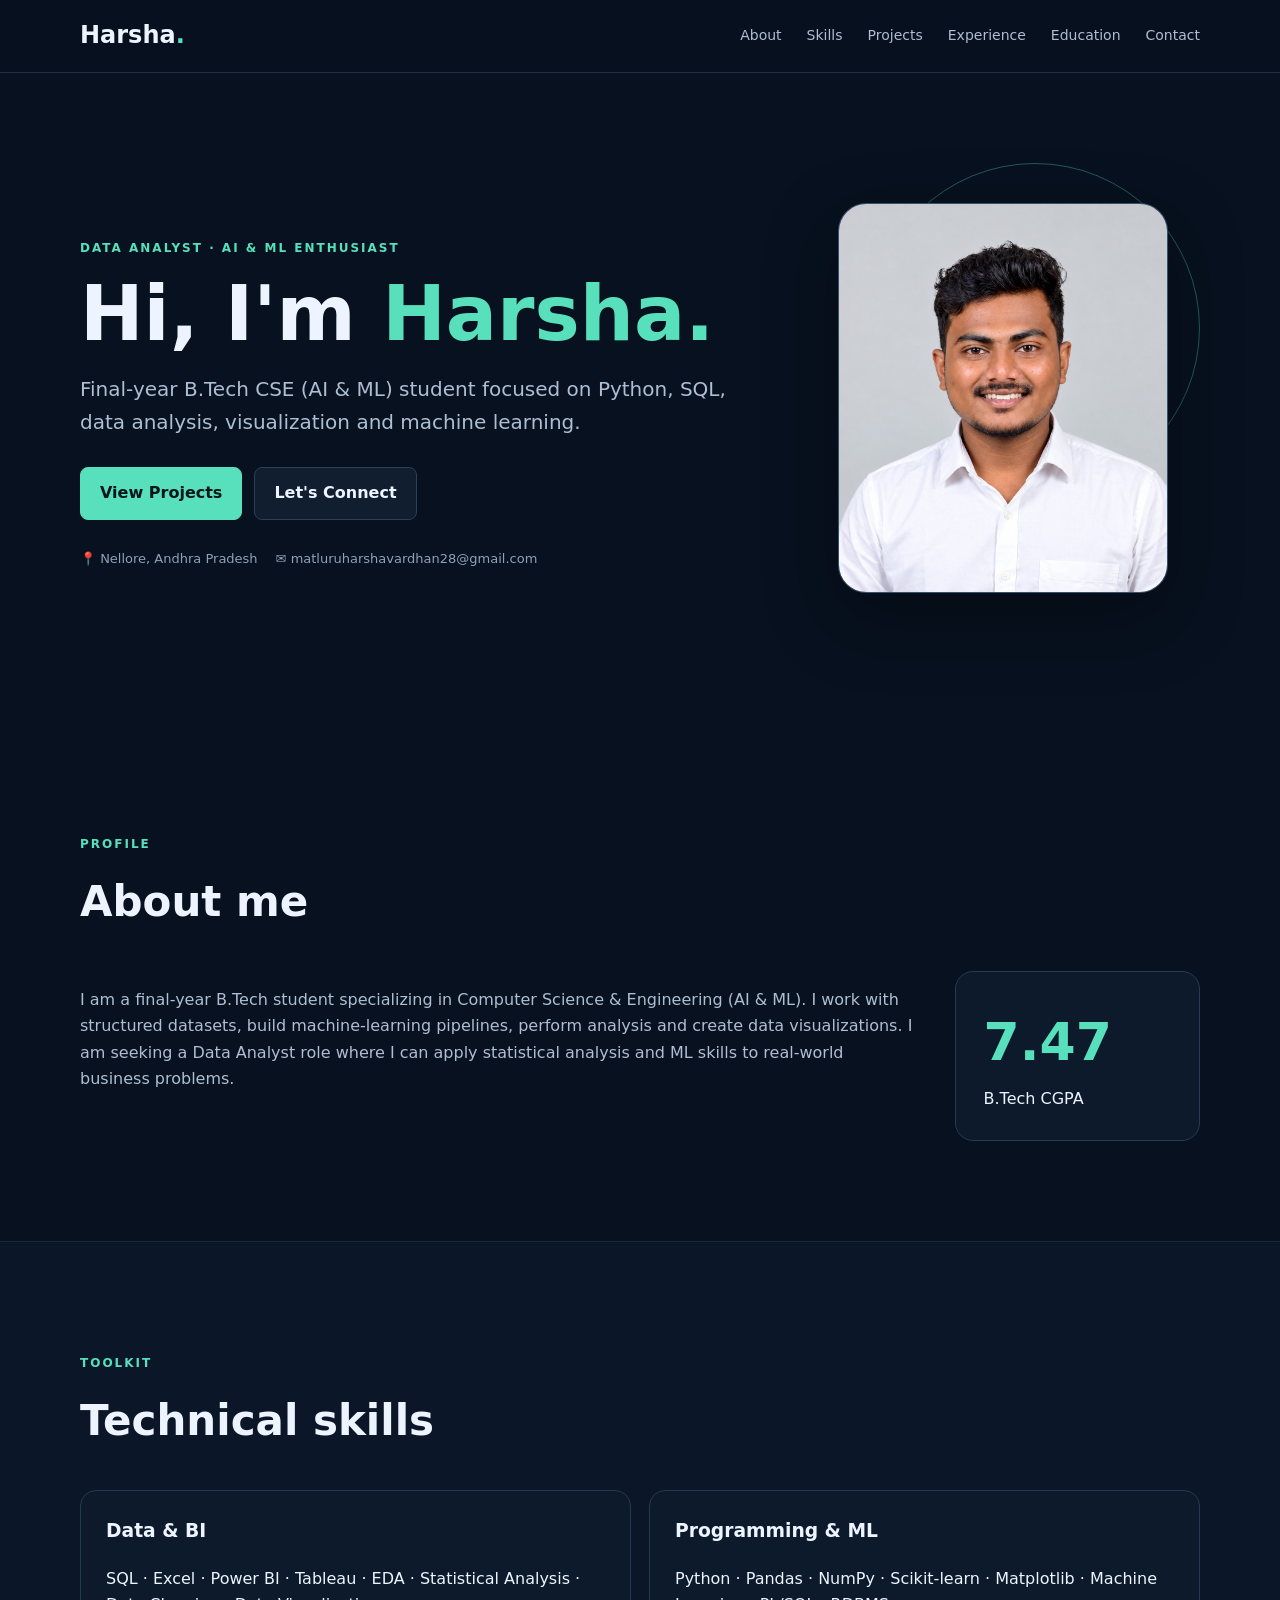
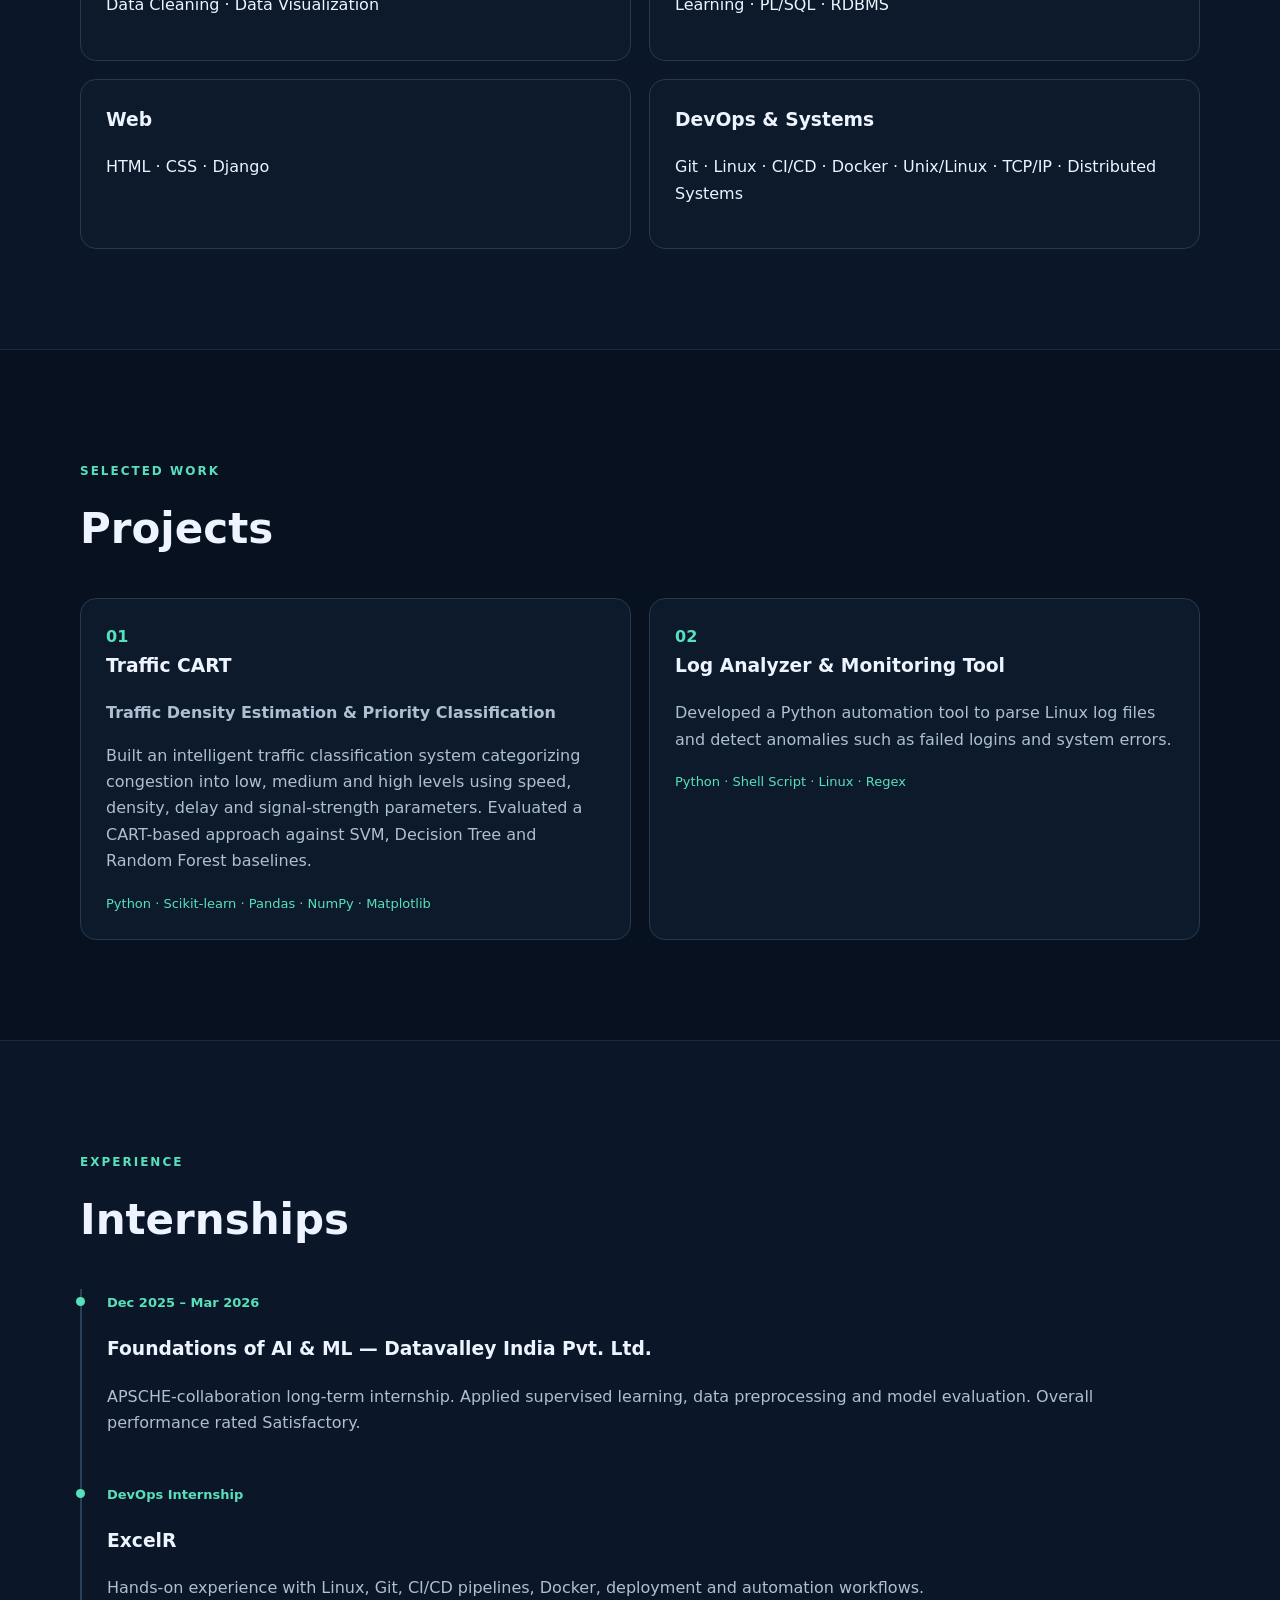
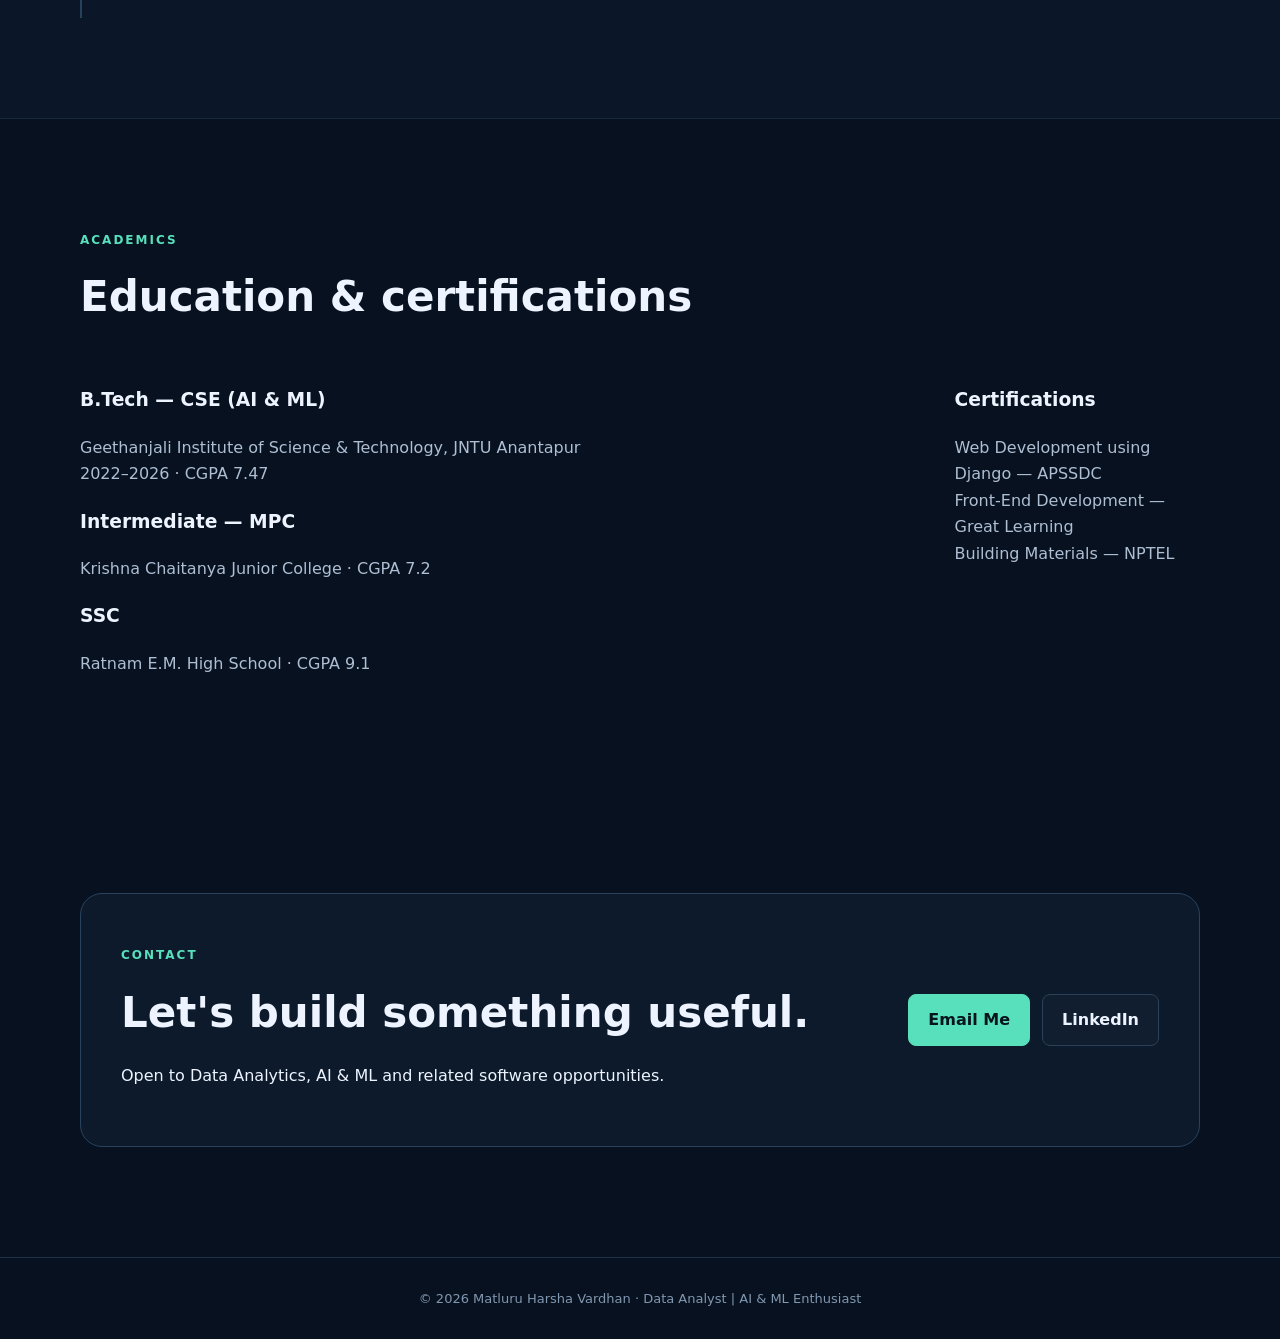
<file: index.html>
<!doctype html>
<html lang="en">
<head>
  <meta charset="utf-8">
  <meta name="viewport" content="width=device-width, initial-scale=1">
  <meta name="description" content="Portfolio of Matluru Harsha Vardhan — Data Analyst and AI & ML Enthusiast.">
  <title>Harsha Vardhan | Data Analyst</title>
  <link rel="stylesheet" href="styles.css">
</head>
<body>
<header class="site-header">
  <nav class="nav container">
    <a class="brand" href="#home">Harsha<span>.</span></a>
    <button class="menu" aria-label="Open menu">☰</button>
    <div class="nav-links">
      <a href="#about">About</a><a href="#skills">Skills</a><a href="#projects">Projects</a>
      <a href="#experience">Experience</a><a href="#education">Education</a><a href="#contact">Contact</a>
    </div>
  </nav>
</header>

<main>
<section id="home" class="hero container">
  <div class="hero-copy">
    <p class="eyebrow">DATA ANALYST · AI & ML ENTHUSIAST</p>
    <h1>Hi, I'm <strong>Harsha.</strong></h1>
    <p class="lead">Final-year B.Tech CSE (AI & ML) student focused on Python, SQL, data analysis, visualization and machine learning.</p>
    <div class="actions">
      <a class="btn primary" href="#projects">View Projects</a>
      <a class="btn secondary" href="mailto:matluruharshavardhan28@gmail.com">Let's Connect</a>
    </div>
    <div class="quick">
      <span>📍 Nellore, Andhra Pradesh</span><span>✉ matluruharshavardhan28@gmail.com</span>
    </div>
  </div>
  <div class="photo-wrap">
    <div class="photo-ring"></div>
    <img src="harsha-profile.png" alt="Harsha Vardhan" class="profile-image">
  </div>
</section>

<section id="about" class="section container">
  <p class="eyebrow">PROFILE</p><h2>About me</h2>
  <div class="about-grid">
    <p>I am a final-year B.Tech student specializing in Computer Science & Engineering (AI & ML). I work with structured datasets, build machine-learning pipelines, perform analysis and create data visualizations. I am seeking a Data Analyst role where I can apply statistical analysis and ML skills to real-world business problems.</p>
    <div class="stat"><b>7.47</b><span>B.Tech CGPA</span></div>
  </div>
</section>

<section id="skills" class="section alt">
<div class="container"><p class="eyebrow">TOOLKIT</p><h2>Technical skills</h2>
<div class="skill-grid">
  <div><h3>Data & BI</h3><p>SQL · Excel · Power BI · Tableau · EDA · Statistical Analysis · Data Cleaning · Data Visualization</p></div>
  <div><h3>Programming & ML</h3><p>Python · Pandas · NumPy · Scikit-learn · Matplotlib · Machine Learning · PL/SQL · RDBMS</p></div>
  <div><h3>Web</h3><p>HTML · CSS · Django</p></div>
  <div><h3>DevOps & Systems</h3><p>Git · Linux · CI/CD · Docker · Unix/Linux · TCP/IP · Distributed Systems</p></div>
</div></div>
</section>

<section id="projects" class="section container"><p class="eyebrow">SELECTED WORK</p><h2>Projects</h2>
<div class="cards">
  <article class="card"><span class="number">01</span><h3>Traffic CART</h3><p><b>Traffic Density Estimation & Priority Classification</b></p><p>Built an intelligent traffic classification system categorizing congestion into low, medium and high levels using speed, density, delay and signal-strength parameters. Evaluated a CART-based approach against SVM, Decision Tree and Random Forest baselines.</p><div class="tags">Python · Scikit-learn · Pandas · NumPy · Matplotlib</div></article>
  <article class="card"><span class="number">02</span><h3>Log Analyzer & Monitoring Tool</h3><p>Developed a Python automation tool to parse Linux log files and detect anomalies such as failed logins and system errors.</p><div class="tags">Python · Shell Script · Linux · Regex</div></article>
</div></section>

<section id="experience" class="section alt"><div class="container"><p class="eyebrow">EXPERIENCE</p><h2>Internships</h2>
<div class="timeline">
  <article><span>Dec 2025 – Mar 2026</span><h3>Foundations of AI & ML — Datavalley India Pvt. Ltd.</h3><p>APSCHЕ-collaboration long-term internship. Applied supervised learning, data preprocessing and model evaluation. Overall performance rated Satisfactory.</p></article>
  <article><span>DevOps Internship</span><h3>ExcelR</h3><p>Hands-on experience with Linux, Git, CI/CD pipelines, Docker, deployment and automation workflows.</p></article>
</div></div></section>

<section id="education" class="section container"><p class="eyebrow">ACADEMICS</p><h2>Education & certifications</h2>
<div class="education-grid">
<div><h3>B.Tech — CSE (AI & ML)</h3><p>Geethanjali Institute of Science & Technology, JNTU Anantapur<br>2022–2026 · CGPA 7.47</p><h3>Intermediate — MPC</h3><p>Krishna Chaitanya Junior College · CGPA 7.2</p><h3>SSC</h3><p>Ratnam E.M. High School · CGPA 9.1</p></div>
<div><h3>Certifications</h3><p>Web Development using Django — APSSDC<br>Front-End Development — Great Learning<br>Building Materials — NPTEL</p></div>
</div></section>

<section id="contact" class="contact section"><div class="container contact-box">
<div><p class="eyebrow">CONTACT</p><h2>Let's build something useful.</h2><p>Open to Data Analytics, AI & ML and related software opportunities.</p></div>
<div class="actions"><a class="btn primary" href="mailto:matluruharshavardhan28@gmail.com">Email Me</a><a class="btn secondary" target="_blank" href="https://linkedin.com/in/harsha-vardhan-matluru">LinkedIn</a></div>
</div></section>
</main>
<footer>© 2026 Matluru Harsha Vardhan · Data Analyst | AI & ML Enthusiast</footer>
<script src="script.js"></script>
</body>
</html>
</file>
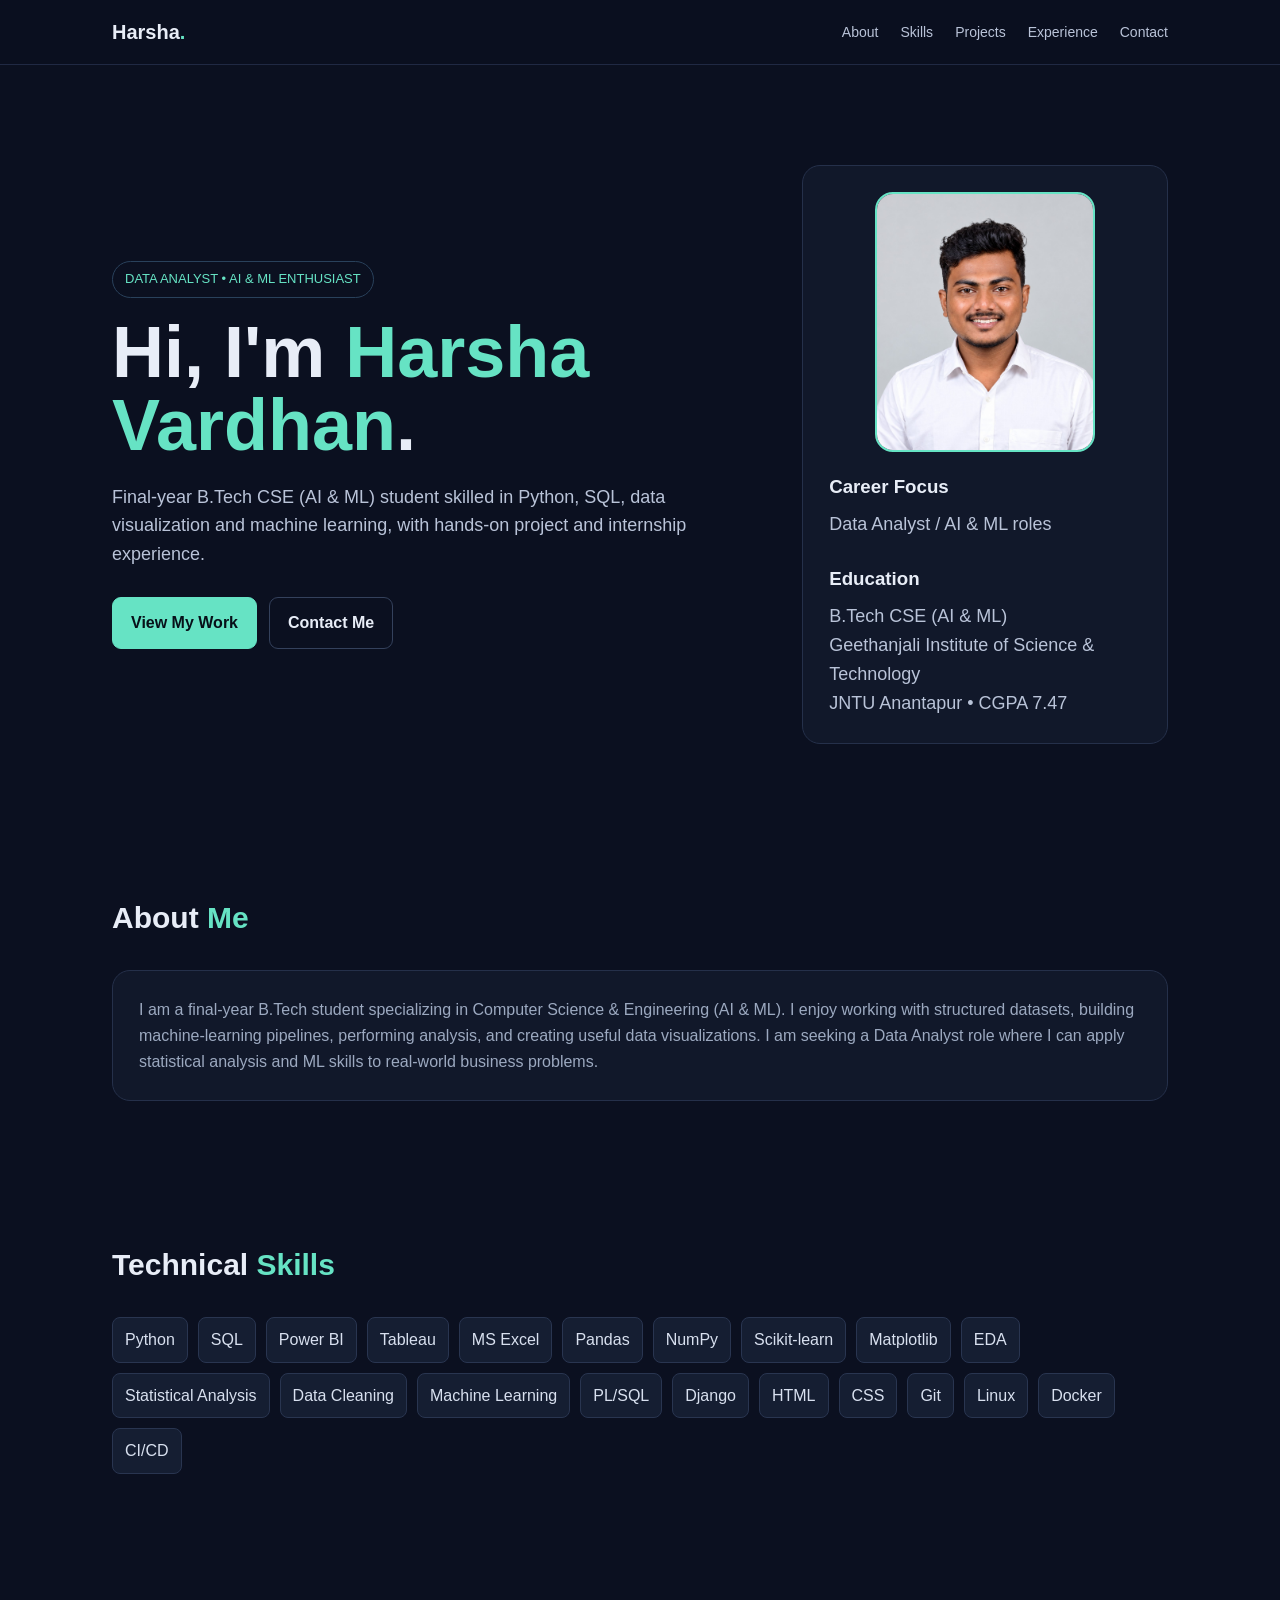
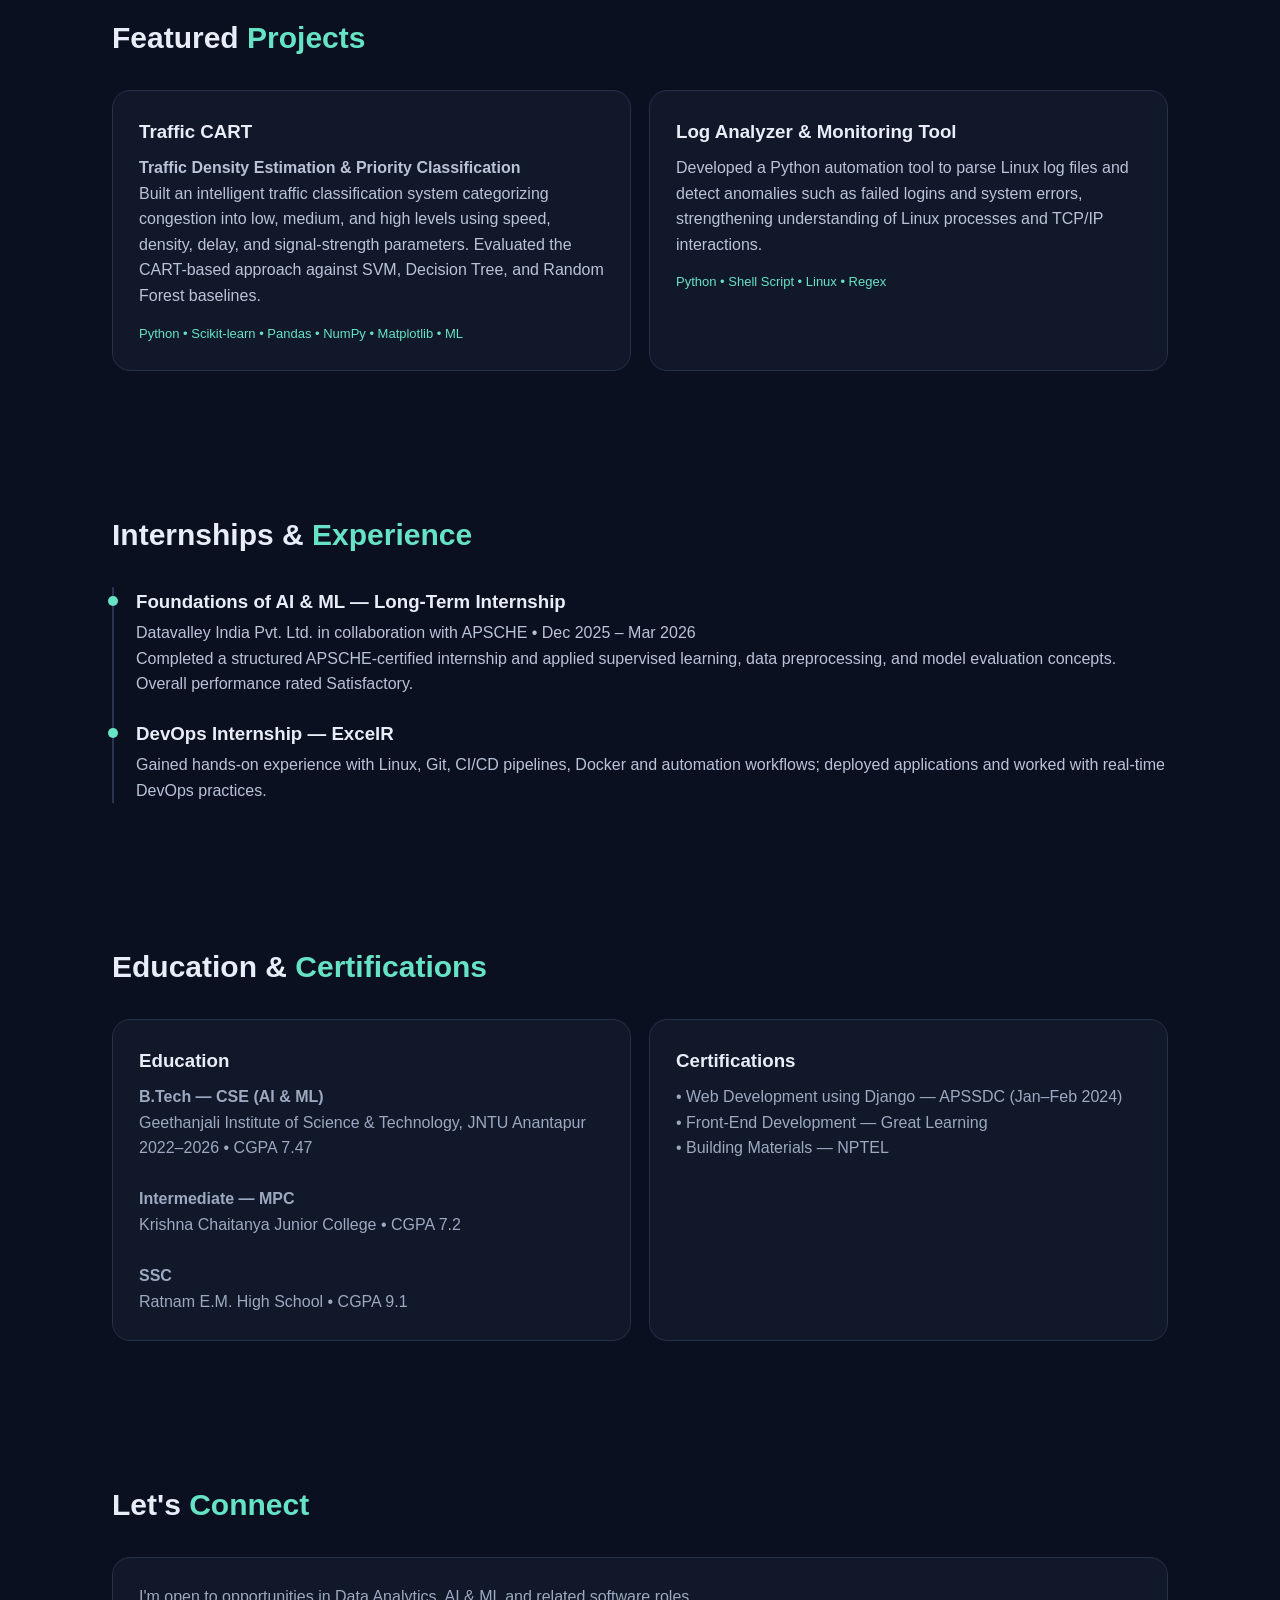
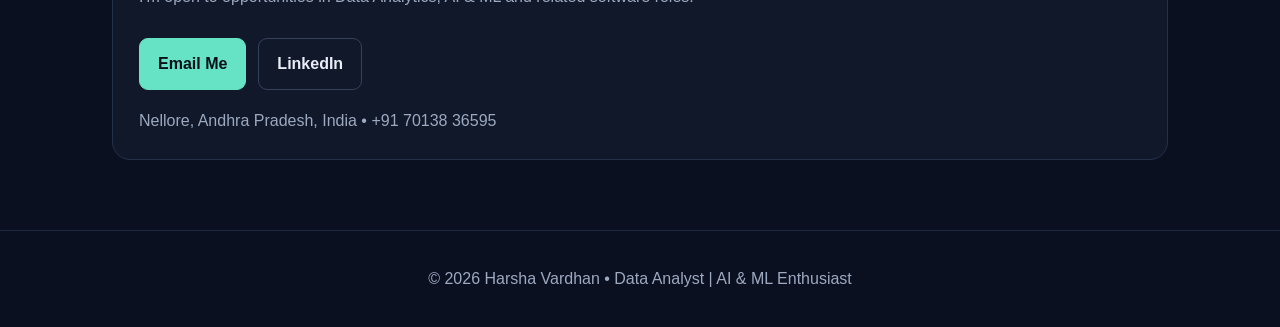
<file: harsha_portfolio-4.html>
<!DOCTYPE html>
<html lang="en">
<head>
<meta charset="UTF-8">
<meta name="viewport" content="width=device-width, initial-scale=1.0">
<title>Harsha Vardhan | Data Analyst & AI/ML Enthusiast</title>
<style>
*{box-sizing:border-box;margin:0;padding:0}
html{scroll-behavior:smooth}
body{font-family:Inter,Arial,sans-serif;background:#0b1020;color:#e8edf7;line-height:1.6}
a{color:inherit;text-decoration:none}
nav{position:sticky;top:0;z-index:10;background:rgba(11,16,32,.92);backdrop-filter:blur(10px);border-bottom:1px solid #202943}
.nav{max-width:1100px;margin:auto;padding:16px 22px;display:flex;justify-content:space-between;align-items:center}
.logo{font-weight:800;font-size:20px}.logo span{color:#66e3c4}
.links{display:flex;gap:22px;font-size:14px;color:#b9c3d8}
.links a:hover{color:#66e3c4}
.hero{max-width:1100px;margin:auto;padding:100px 22px 80px;display:grid;grid-template-columns:1.4fr .8fr;gap:50px;align-items:center}
.badge{display:inline-block;padding:7px 12px;border:1px solid #29415b;border-radius:30px;color:#66e3c4;font-size:13px;margin-bottom:18px}
h1{font-size:clamp(42px,7vw,72px);line-height:1.02;margin-bottom:20px}
.hero h1 span{color:#66e3c4}
.hero p{color:#b9c3d8;max-width:680px;font-size:18px}
.buttons{display:flex;gap:12px;margin-top:28px;flex-wrap:wrap}
.btn{padding:12px 18px;border-radius:9px;border:1px solid #34415c;font-weight:700}
.primary{background:#66e3c4;color:#071019;border-color:#66e3c4}
.card{background:#11182a;border:1px solid #25304a;border-radius:18px;padding:26px}
.profile-card h3{margin-bottom:8px}.muted{color:#9ca9c0}
section{max-width:1100px;margin:auto;padding:70px 22px}
.section-title{font-size:30px;margin-bottom:28px}.section-title span{color:#66e3c4}
.grid{display:grid;grid-template-columns:repeat(2,1fr);gap:18px}
.skills{display:flex;flex-wrap:wrap;gap:10px}
.skill{padding:9px 12px;border-radius:8px;background:#151e32;border:1px solid #293550;color:#d8e0ef}
.project h3,.card h3{margin-bottom:8px}.project p{color:#b9c3d8}.tags{margin-top:15px;color:#66e3c4;font-size:13px}
.timeline{border-left:2px solid #293550;padding-left:22px;display:grid;gap:22px}
.timeline-item{position:relative}.timeline-item:before{content:"";width:10px;height:10px;background:#66e3c4;border-radius:50%;position:absolute;left:-28px;top:9px}
.timeline-item h3{margin-bottom:3px}.timeline-item p{color:#b9c3d8}
footer{text-align:center;padding:35px 20px;border-top:1px solid #202943;color:#9ca9c0}
@media(max-width:760px){.hero{grid-template-columns:1fr;padding-top:65px}.grid{grid-template-columns:1fr}.links{display:none}}

.profile-photo{
  width:220px;height:260px;object-fit:cover;object-position:center top;
  border-radius:18px;border:2px solid #66e3c4;
  display:block;margin:0 auto 20px;
}
</style>
</head>
<body>
<nav><div class="nav"><div class="logo">Harsha<span>.</span></div><div class="links">
<a href="#about">About</a><a href="#skills">Skills</a><a href="#projects">Projects</a><a href="#experience">Experience</a><a href="#contact">Contact</a>
</div></div></nav>

<header class="hero">
<div>
<div class="badge">DATA ANALYST • AI & ML ENTHUSIAST</div>
<h1>Hi, I'm <span>Harsha Vardhan</span>.</h1>
<p>Final-year B.Tech CSE (AI & ML) student skilled in Python, SQL, data visualization and machine learning, with hands-on project and internship experience.</p>
<div class="buttons">
<a class="btn primary" href="#projects">View My Work</a>
<a class="btn" href="mailto:matluruharshavardhan28@gmail.com">Contact Me</a>
</div>
</div>
<div class="card profile-card"><img class="profile-photo" src="[data-uri]" alt="Harsha Vardhan professional profile photo">
<h3>Career Focus</h3>
<p class="muted">Data Analyst / AI & ML roles</p><br>
<h3>Education</h3>
<p class="muted">B.Tech CSE (AI & ML)<br>Geethanjali Institute of Science & Technology<br>JNTU Anantapur • CGPA 7.47</p>
</div>
</header>

<section id="about">
<h2 class="section-title">About <span>Me</span></h2>
<div class="card"><p class="muted">I am a final-year B.Tech student specializing in Computer Science & Engineering (AI & ML). I enjoy working with structured datasets, building machine-learning pipelines, performing analysis, and creating useful data visualizations. I am seeking a Data Analyst role where I can apply statistical analysis and ML skills to real-world business problems.</p></div>
</section>

<section id="skills">
<h2 class="section-title">Technical <span>Skills</span></h2>
<div class="skills">
<span class="skill">Python</span><span class="skill">SQL</span><span class="skill">Power BI</span><span class="skill">Tableau</span><span class="skill">MS Excel</span><span class="skill">Pandas</span><span class="skill">NumPy</span><span class="skill">Scikit-learn</span><span class="skill">Matplotlib</span><span class="skill">EDA</span><span class="skill">Statistical Analysis</span><span class="skill">Data Cleaning</span><span class="skill">Machine Learning</span><span class="skill">PL/SQL</span><span class="skill">Django</span><span class="skill">HTML</span><span class="skill">CSS</span><span class="skill">Git</span><span class="skill">Linux</span><span class="skill">Docker</span><span class="skill">CI/CD</span>
</div>
</section>

<section id="projects">
<h2 class="section-title">Featured <span>Projects</span></h2>
<div class="grid">
<div class="card project"><h3>Traffic CART</h3><p><b>Traffic Density Estimation & Priority Classification</b></p><p>Built an intelligent traffic classification system categorizing congestion into low, medium, and high levels using speed, density, delay, and signal-strength parameters. Evaluated the CART-based approach against SVM, Decision Tree, and Random Forest baselines.</p><div class="tags">Python • Scikit-learn • Pandas • NumPy • Matplotlib • ML</div></div>
<div class="card project"><h3>Log Analyzer & Monitoring Tool</h3><p>Developed a Python automation tool to parse Linux log files and detect anomalies such as failed logins and system errors, strengthening understanding of Linux processes and TCP/IP interactions.</p><div class="tags">Python • Shell Script • Linux • Regex</div></div>
</div>
</section>

<section id="experience">
<h2 class="section-title">Internships & <span>Experience</span></h2>
<div class="timeline">
<div class="timeline-item"><h3>Foundations of AI & ML — Long-Term Internship</h3><p>Datavalley India Pvt. Ltd. in collaboration with APSCHE • Dec 2025 – Mar 2026</p><p>Completed a structured APSCHE-certified internship and applied supervised learning, data preprocessing, and model evaluation concepts. Overall performance rated Satisfactory.</p></div>
<div class="timeline-item"><h3>DevOps Internship — ExcelR</h3><p>Gained hands-on experience with Linux, Git, CI/CD pipelines, Docker and automation workflows; deployed applications and worked with real-time DevOps practices.</p></div>
</div>
</section>

<section id="education">
<h2 class="section-title">Education & <span>Certifications</span></h2>
<div class="grid">
<div class="card"><h3>Education</h3><p class="muted"><b>B.Tech — CSE (AI & ML)</b><br>Geethanjali Institute of Science & Technology, JNTU Anantapur<br>2022–2026 • CGPA 7.47</p><br><p class="muted"><b>Intermediate — MPC</b><br>Krishna Chaitanya Junior College • CGPA 7.2</p><br><p class="muted"><b>SSC</b><br>Ratnam E.M. High School • CGPA 9.1</p></div>
<div class="card"><h3>Certifications</h3><p class="muted">• Web Development using Django — APSSDC (Jan–Feb 2024)<br>• Front-End Development — Great Learning<br>• Building Materials — NPTEL</p></div>
</div>
</section>

<section id="contact">
<h2 class="section-title">Let's <span>Connect</span></h2>
<div class="card"><p class="muted">I'm open to opportunities in Data Analytics, AI & ML and related software roles.</p><div class="buttons"><a class="btn primary" href="mailto:matluruharshavardhan28@gmail.com">Email Me</a><a class="btn" href="https://linkedin.com/in/harsha-vardhan-matluru" target="_blank">LinkedIn</a></div><p class="muted" style="margin-top:18px">Nellore, Andhra Pradesh, India • +91 70138 36595</p></div>
</section>
<footer>© 2026 Harsha Vardhan • Data Analyst | AI & ML Enthusiast</footer>
</body>
</html>
</file>
<file: styles.css>
*{box-sizing:border-box}html{scroll-behavior:smooth}body{margin:0;background:#07111f;color:#edf4ff;font-family:Inter,system-ui,-apple-system,Segoe UI,sans-serif;line-height:1.65}a{color:inherit;text-decoration:none}.container{width:min(1120px,92%);margin:auto}.site-header{position:sticky;top:0;z-index:20;background:rgba(7,17,31,.88);backdrop-filter:blur(14px);border-bottom:1px solid #1d3048}.nav{height:72px;display:flex;align-items:center;justify-content:space-between}.brand{font-size:24px;font-weight:800}.brand span,.eyebrow,.tags{color:#58e0bc}.nav-links{display:flex;gap:25px;color:#aebed3;font-size:14px}.nav-links a:hover{color:#58e0bc}.menu{display:none;background:none;border:0;color:white;font-size:25px}.hero{min-height:650px;display:grid;grid-template-columns:1.25fr .75fr;gap:70px;align-items:center}.eyebrow{font-size:12px;letter-spacing:2px;font-weight:800}.hero h1{font-size:clamp(44px,7vw,76px);line-height:1.05;margin:15px 0}.hero h1 strong{color:#58e0bc}.lead{font-size:20px;color:#aebed3;max-width:700px}.actions{display:flex;gap:12px;flex-wrap:wrap;margin:28px 0}.btn{display:inline-block;padding:12px 19px;border-radius:8px;font-weight:750;border:1px solid #2b4059}.primary{background:#58e0bc;color:#06141b;border-color:#58e0bc}.secondary{background:#101e30}.quick{display:flex;gap:18px;flex-wrap:wrap;color:#8ea2ba;font-size:13px}.photo-wrap{position:relative;display:flex;justify-content:center}.photo-wrap img{width:330px;height:390px;object-fit:cover;object-position:center top;border-radius:28px;border:1px solid #35516d;position:relative;z-index:2;box-shadow:0 25px 70px rgba(0,0,0,.35)}.photo-ring{position:absolute;width:330px;height:330px;border:1px solid #58e0bc;border-radius:50%;right:0;top:-40px;opacity:.35}.section{padding:100px 0}.section h2{font-size:42px;margin:8px 0 35px}.alt{background:#0b1728;border-top:1px solid #172941;border-bottom:1px solid #172941}.about-grid,.education-grid{display:grid;grid-template-columns:1.7fr .5fr;gap:40px}.about-grid p,.education-grid p,.card p,.timeline p{color:#aebed3}.stat{border:1px solid #263c55;border-radius:18px;padding:28px;display:flex;flex-direction:column;justify-content:center;background:#0c1a2b}.stat b{font-size:52px;color:#58e0bc}.skill-grid,.cards{display:grid;grid-template-columns:repeat(2,1fr);gap:18px}.skill-grid>div,.card{background:#0c1a2b;border:1px solid #243a53;border-radius:16px;padding:25px}.skill-grid h3,.card h3{margin-top:0}.number{color:#58e0bc;font-weight:800}.tags{font-size:13px;margin-top:18px}.timeline{display:grid;gap:28px;border-left:2px solid #28415b;padding-left:25px}.timeline article{position:relative}.timeline article:before{content:"";position:absolute;width:9px;height:9px;border-radius:50%;background:#58e0bc;left:-31px;top:8px}.timeline span{color:#58e0bc;font-size:13px;font-weight:700}.contact{padding-bottom:110px}.contact-box{border:1px solid #2a435d;border-radius:22px;padding:40px;display:flex;align-items:center;justify-content:space-between;gap:30px;background:#0c1a2b}.contact-box h2{margin-bottom:10px}footer{text-align:center;padding:30px;color:#8297b0;border-top:1px solid #1d3048;font-size:13px}@media(max-width:800px){.nav-links{display:none}.menu{display:block}.hero{grid-template-columns:1fr;padding:75px 0}.photo-wrap{order:-1}.photo-wrap img{width:250px;height:300px}.photo-ring{width:250px;height:250px}.skill-grid,.cards,.about-grid,.education-grid{grid-template-columns:1fr}.contact-box{display:block}.section{padding:70px 0}}
</file>
